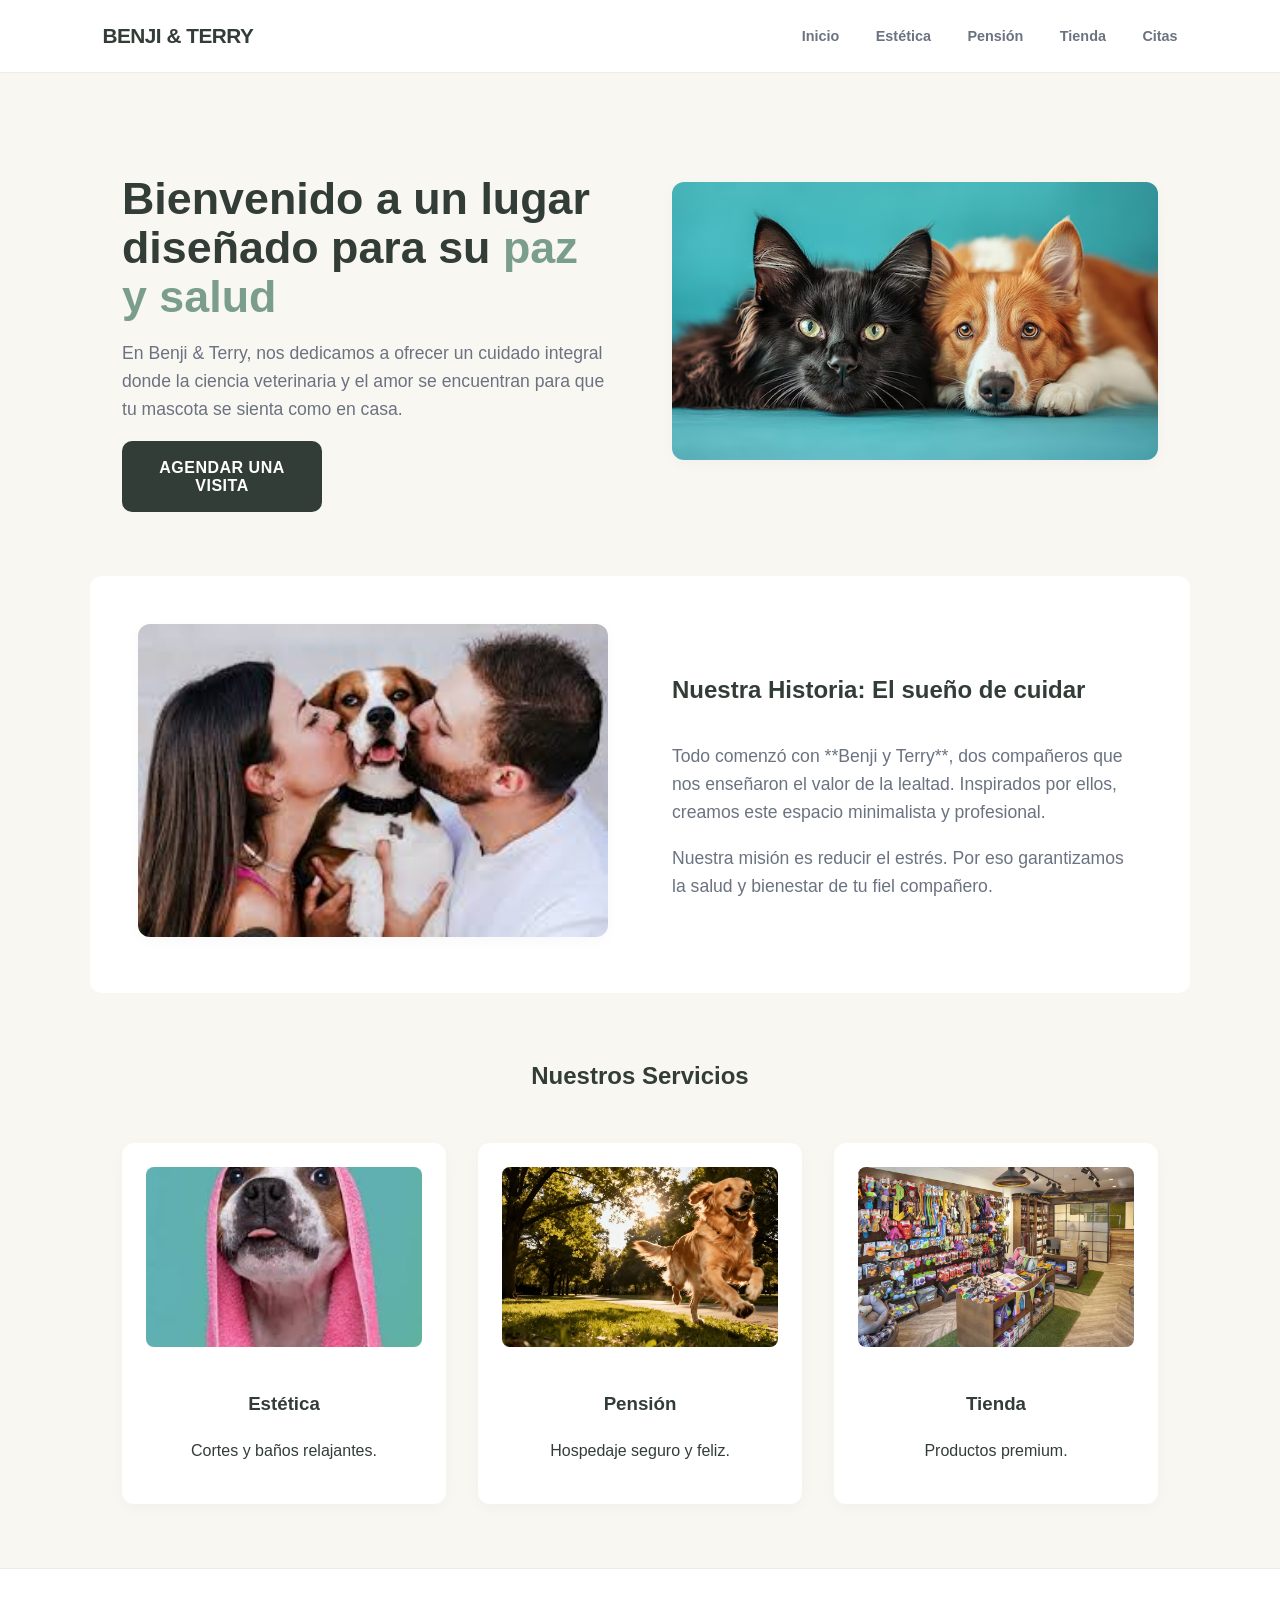
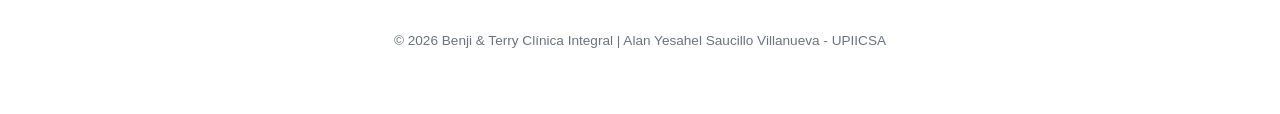
<file: Clinica veterinaria/index.html>
<!DOCTYPE html>
<html lang="es">
<head>
    <meta charset="UTF-8">
    <meta name="viewport" content="width=device-width, initial-scale=1.0">
    <title>Inicio | Benji & Terry Clínica Integral</title>
    <link rel="stylesheet" href="css/style.css">
</head>
<body>

    <header>
        <div class="logo">Benji & Terry</div>
        <nav>
            <a href="index.html">Inicio</a>
            <a href="estetica.html">Estética</a>
            <a href="pension.html">Pensión</a>
            <a href="tienda.html">Tienda</a>
            <a href="citas.html">Citas</a>
        </nav>
    </header>

    <section class="container">
        <div class="hero-text">
            <h1>Bienvenido a un lugar diseñado para su <span style="color: var(--primary-color);">paz y salud</span></h1>
            <p>En Benji & Terry, nos dedicamos a ofrecer un cuidado integral donde la ciencia veterinaria y el amor se encuentran para que tu mascota se sienta como en casa.</p>
            <a href="citas.html" style="text-decoration: none;">
                <button class="btn-submit" style="max-width: 200px;">Agendar una visita</button>
            </a>
        </div>
        <div class="hero-image">
            <img src="img/imagen1.jpg" alt="imagen 1" style="width: 100%; border-radius: var(--border-radius); box-shadow: var(--shadow);">
        </div>
    </section>

    <section class="container" style="background-color: #ffffff; border-radius: var(--border-radius); padding: 3rem;">
        <div class="hero-image">
            <img src="img/imagen2.jpg" alt="imagen 2" style="width: 100%; border-radius: var(--border-radius); box-shadow: var(--shadow);">
        </div>
        <div class="hero-text">
            <h2>Nuestra Historia: El sueño de cuidar</h2>
            <p>
                Todo comenzó con **Benji y Terry**, dos compañeros que nos enseñaron el valor de la lealtad. Inspirados por ellos, creamos este espacio minimalista y profesional.
            </p>
            <p>
                Nuestra misión es reducir el estrés. Por eso garantizamos la salud y bienestar de tu fiel compañero.
            </p>
        </div>
    </section>

    <section class="container" style="text-align: center; display: block;">
        <h2 style="margin-bottom: 3rem;">Nuestros Servicios</h2>
        <div style="display: flex; gap: 2rem; flex-wrap: wrap; justify-content: center;">
            
            <div style="flex: 1; min-width: 250px; padding: 1.5rem; background: #fff; border-radius: var(--border-radius); box-shadow: var(--shadow);">
                <img src="img/imagen3.jpg" alt="imagen 3" style="width: 100%; height: 180px; object-fit: cover; border-radius: 8px; margin-bottom: 1rem;">
                <h3>Estética</h3>
                <p>Cortes y baños relajantes.</p>
            </div>

            <div style="flex: 1; min-width: 250px; padding: 1.5rem; background: #fff; border-radius: var(--border-radius); box-shadow: var(--shadow);">
                <img src="img/imagen4.jpg" alt="imagen 4" style="width: 100%; height: 180px; object-fit: cover; border-radius: 8px; margin-bottom: 1rem;">
                <h3>Pensión</h3>
                <p>Hospedaje seguro y feliz.</p>
            </div>

            <div style="flex: 1; min-width: 250px; padding: 1.5rem; background: #fff; border-radius: var(--border-radius); box-shadow: var(--shadow);">
                <img src="img/imagen5.jpg" alt="imagen 5" style="width: 100%; height: 180px; object-fit: cover; border-radius: 8px; margin-bottom: 1rem;">
                <h3>Tienda</h3>
                <p>Productos premium.</p>
            </div>

        </div>
    </section>

    <footer style="text-align: center; padding: 3rem; color: var(--text-muted); font-size: 0.85rem;">
        <p>&copy; 2026 Benji & Terry Clínica Integral | Alan Yesahel Saucillo Villanueva - UPIICSA</p>
    </footer>

</body>
</html>
</file>
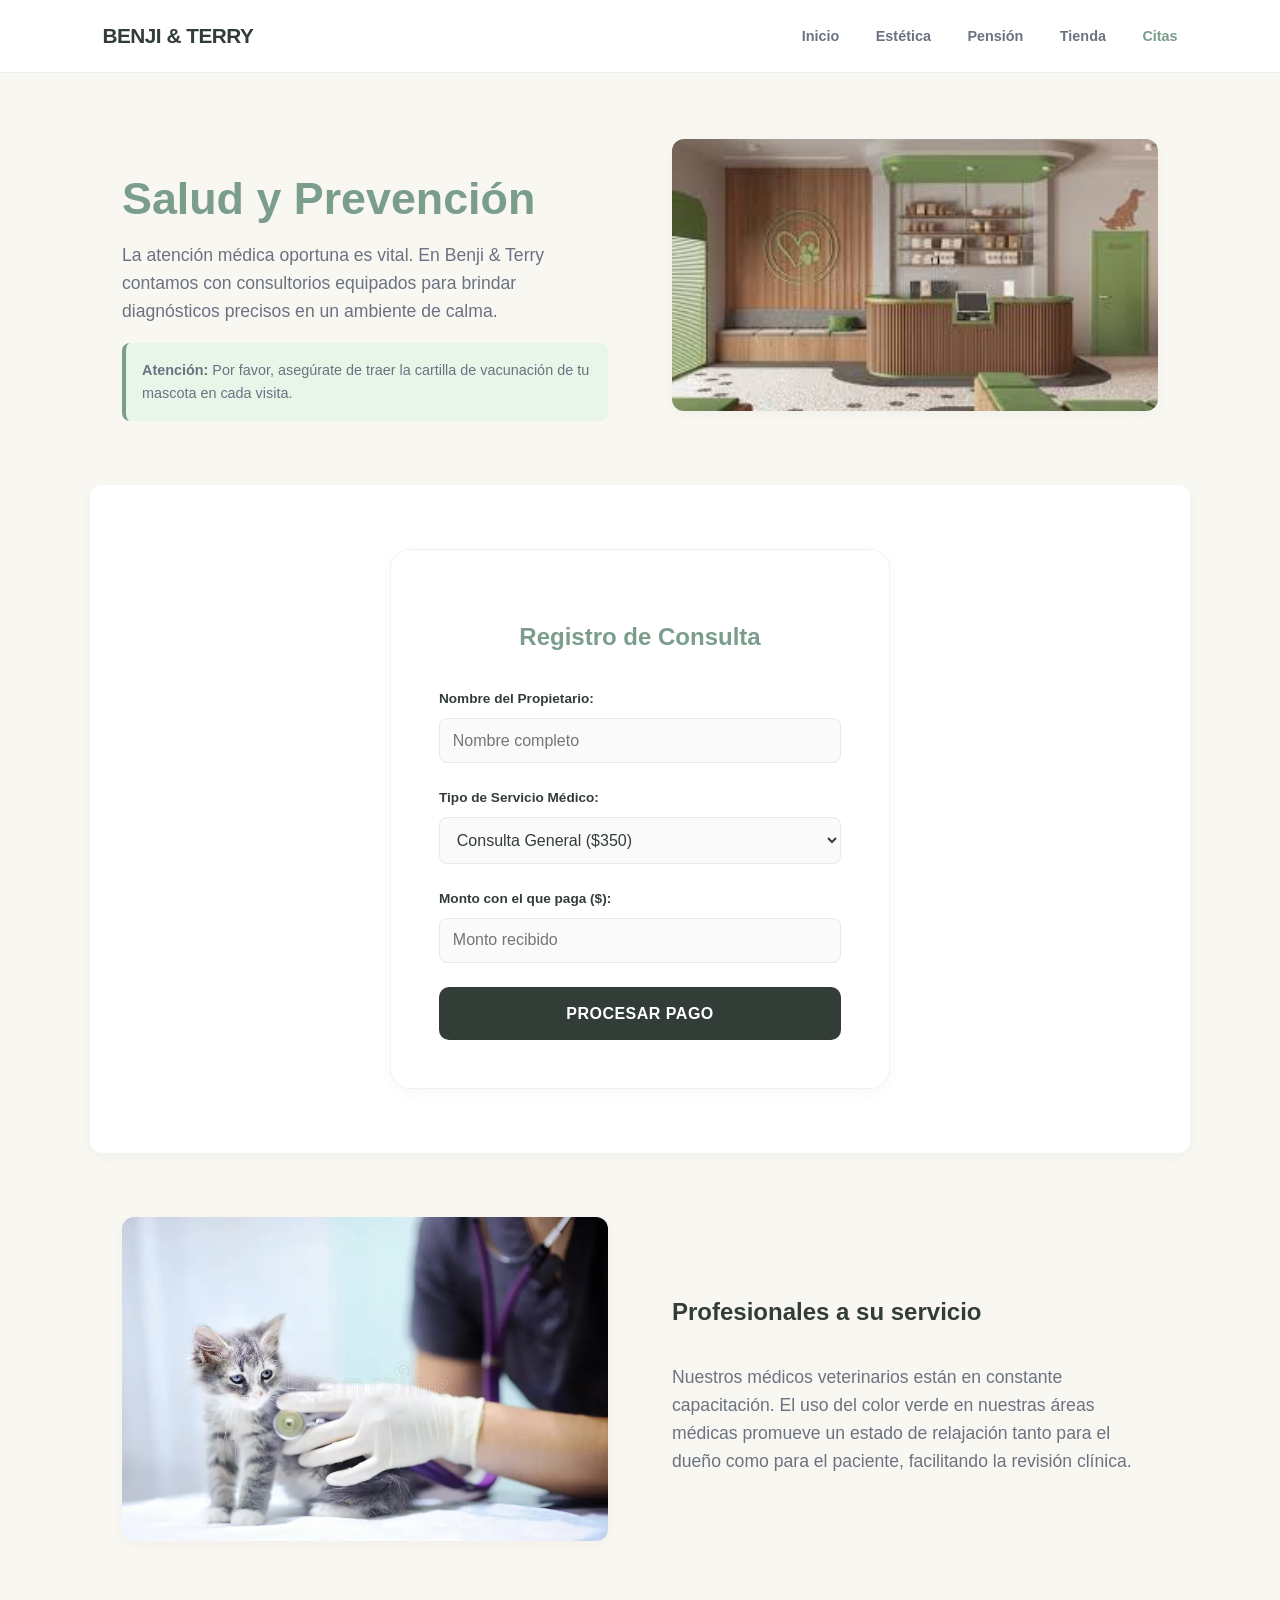
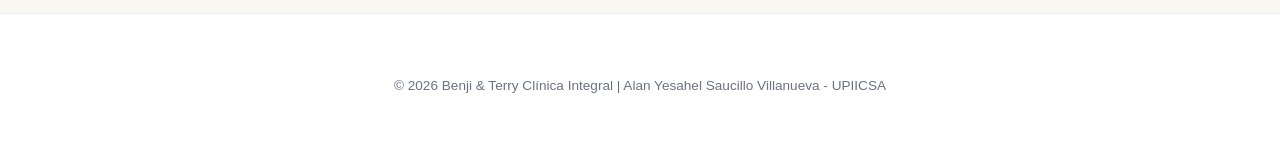
<file: Clinica veterinaria/citas.html>
<!DOCTYPE html>
<html lang="es">
<head>
    <meta charset="UTF-8">
    <meta name="viewport" content="width=device-width, initial-scale=1.0">
    <title>Citas Médicas | Benji & Terry</title>
    <link rel="stylesheet" href="css/style.css">
</head>
<body>

    <header>
        <div class="logo">Benji & Terry</div>
        <nav>
            <a href="index.html">Inicio</a>
            <a href="estetica.html">Estética</a>
            <a href="pension.html">Pensión</a>
            <a href="tienda.html">Tienda</a>
            <a href="citas.html" style="color: var(--primary-color);">Citas</a>
        </nav>
    </header>

    <section class="container">
        <div class="hero-text">
            <h1 style="color: var(--primary-color);">Salud y Prevención</h1>
            <p>La atención médica oportuna es vital. En Benji & Terry contamos con consultorios equipados para brindar diagnósticos precisos en un ambiente de calma.</p>
            <div style="background: #E8F5E9; padding: 1rem; border-radius: 8px; border-left: 4px solid var(--primary-color);">
                <p style="margin: 0; font-size: 0.9rem;"><strong>Atención:</strong> Por favor, asegúrate de traer la cartilla de vacunación de tu mascota en cada visita.</p>
            </div>
        </div>
        <div class="hero-image">
            <img src="img/imagen12.jpg" alt="imagen 12" style="width: 100%; border-radius: var(--border-radius); box-shadow: var(--shadow);">
        </div>
    </section>

    <section class="container" style="justify-content: center; background-color: #ffffff; padding: 4rem 2rem; border-radius: var(--border-radius); box-shadow: var(--shadow);">
        <form id="formCitas" onsubmit="event.preventDefault(); calcularCambio();">
            <h2 style="text-align: center; color: var(--primary-color);">Registro de Consulta</h2>
            
            <label for="nombreDueñoCita">Nombre del Propietario:</label>
            <input type="text" id="nombreDueñoCita" placeholder="Nombre completo" required>

            <label for="consulta">Tipo de Servicio Médico:</label>
            <select id="consulta" onchange="calcularCambio()">
                <option value="350">Consulta General ($350)</option>
                <option value="500">Consulta Especializada ($500)</option>
                <option value="250">Esquema de Vacunación ($250)</option>
                <option value="150">Desparasitación ($150)</option>
            </select>

            <label for="pago">Monto con el que paga ($):</label>
            <input type="number" id="pago" placeholder="Monto recibido" oninput="calcularCambio()" required>

            <button type="submit" class="btn-submit">Procesar Pago</button>

            <div id="resCita" class="resultado-box" style="display: none;">
                Cambio: $0.00
            </div>
        </form>
    </section>

    <section class="container">
        <div class="hero-image">
            <img src="img/imagen13.jpg" alt="imagen 13" style="width: 100%; border-radius: var(--border-radius); box-shadow: var(--shadow);">
        </div>
        <div class="hero-text">
            <h2>Profesionales a su servicio</h2>
            <p>Nuestros médicos veterinarios están en constante capacitación. El uso del color verde en nuestras áreas médicas promueve un estado de relajación tanto para el dueño como para el paciente, facilitando la revisión clínica.</p>
        </div>
    </section>

    <footer style="text-align: center; padding: 3rem; color: var(--text-muted); font-size: 0.85rem;">
        <p>&copy; 2026 Benji & Terry Clínica Integral | Alan Yesahel Saucillo Villanueva - UPIICSA</p>
    </footer>

    <script src="js/script.js"></script>
    <script>
        // Función para asegurar visibilidad del resultado
        const originalCalcularC = calcularCambio;
        calcularCambio = function() {
            document.getElementById('resCita').style.display = 'block';
            originalCalcularC();
        }
    </script>
</body>
</html>
</file>
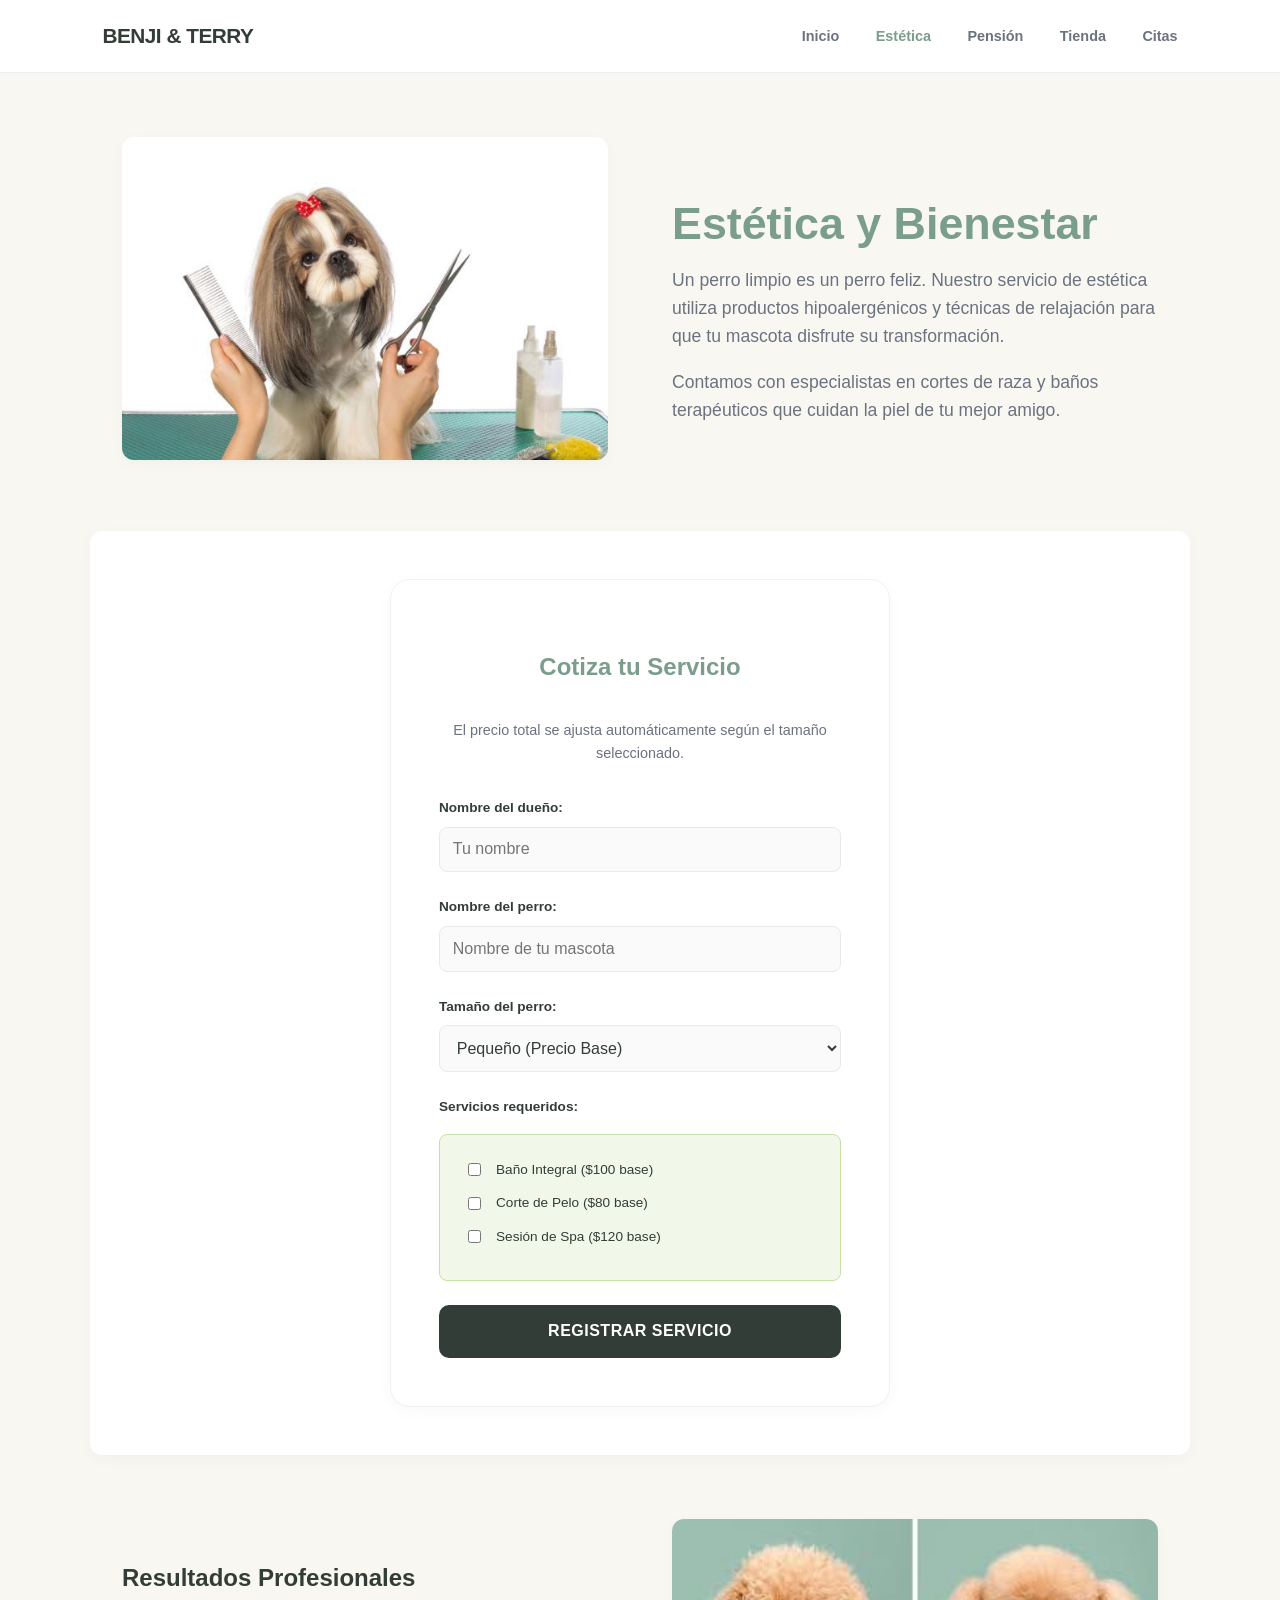
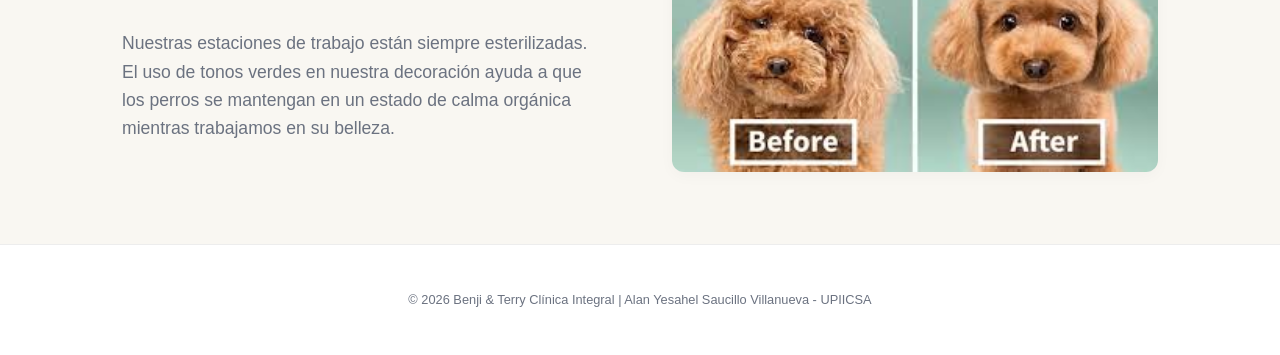
<file: Clinica veterinaria/estetica.html>
<!DOCTYPE html>
<html lang="es">
<head>
    <meta charset="UTF-8">
    <meta name="viewport" content="width=device-width, initial-scale=1.0">
    <title>Estética Canina | Benji & Terry</title>
    <link rel="stylesheet" href="css/style.css">
</head>
<body>

    <header>
        <div class="logo">Benji & Terry</div>
        <nav>
            <a href="index.html">Inicio</a>
            <a href="estetica.html" style="color: var(--primary-color);">Estética</a>
            <a href="pension.html">Pensión</a>
            <a href="tienda.html">Tienda</a>
            <a href="citas.html">Citas</a>
        </nav>
    </header>

    <section class="container">
        <div class="hero-image">
            <img src="img/imagen6.jpg" alt="imagen 6" style="width: 100%; border-radius: var(--border-radius); box-shadow: var(--shadow);">
        </div>
        <div class="hero-text">
            <h1 style="color: var(--primary-color);">Estética y Bienestar</h1>
            <p>Un perro limpio es un perro feliz. Nuestro servicio de estética utiliza productos hipoalergénicos y técnicas de relajación para que tu mascota disfrute su transformación.</p>
            <p>Contamos con especialistas en cortes de raza y baños terapéuticos que cuidan la piel de tu mejor amigo.</p>
        </div>
    </section>

    <section class="container" style="justify-content: center; background-color: #ffffff; padding: 3rem 0; border-radius: var(--border-radius); box-shadow: var(--shadow);">
        <form id="formEstetica" onsubmit="event.preventDefault(); calcularEstetica();">
            <h2 style="text-align: center; color: var(--primary-color);">Cotiza tu Servicio</h2>
            <p style="text-align: center; font-size: 0.9rem; color: var(--text-muted); margin-bottom: 2rem;">
                El precio total se ajusta automáticamente según el tamaño seleccionado.
            </p>

            <label for="nombreDueño">Nombre del dueño:</label>
            <input type="text" id="nombreDueño" placeholder="Tu nombre" required>

            <label for="nombrePerro">Nombre del perro:</label>
            <input type="text" id="nombrePerro" placeholder="Nombre de tu mascota" required>

            <label for="tamano">Tamaño del perro:</label>
            <select id="tamano" onchange="calcularEstetica()">
                <option value="1">Pequeño (Precio Base)</option>
                <option value="1.5">Mediano (+50% sobre base)</option>
                <option value="2">Grande (+100% sobre base)</option>
            </select>

            <label style="margin-bottom: 1rem; display: block; font-weight: bold;">Servicios requeridos:</label>
            <div style="background: #F1F8E9; padding: 1.5rem; border-radius: 8px; margin-bottom: 1.5rem; border: 1px solid #C5E1A5;">
                <label style="font-weight: normal; cursor: pointer; display: flex; align-items: center; margin-bottom: 12px;">
                    <input type="checkbox" id="bano" onchange="calcularEstetica()" style="width: auto; margin-right: 15px;"> 
                    Baño Integral ($100 base)
                </label>
                <label style="font-weight: normal; cursor: pointer; display: flex; align-items: center; margin-bottom: 12px;">
                    <input type="checkbox" id="corte" onchange="calcularEstetica()" style="width: auto; margin-right: 15px;"> 
                    Corte de Pelo ($80 base)
                </label>
                <label style="font-weight: normal; cursor: pointer; display: flex; align-items: center;">
                    <input type="checkbox" id="spa" onchange="calcularEstetica()" style="width: auto; margin-right: 15px;"> 
                    Sesión de Spa ($120 base)
                </label>
            </div>

            <button type="submit" class="btn-submit">Registrar Servicio</button>

            <div id="resEstetica" class="resultado-box" style="display: none;">
                Total: $0.00
            </div>
        </form>
    </section>

    <section class="container">
        <div class="hero-text">
            <h2>Resultados Profesionales</h2>
            <p>Nuestras estaciones de trabajo están siempre esterilizadas. El uso de tonos verdes en nuestra decoración ayuda a que los perros se mantengan en un estado de calma orgánica mientras trabajamos en su belleza.</p>
        </div>
        <div class="hero-image">
            <img src="img/imagen7.jpg" alt="imagen 7" style="width: 100%; border-radius: var(--border-radius); box-shadow: var(--shadow);">
        </div>
    </section>

    <footer style="text-align: center; padding: 2rem; color: var(--text-muted); font-size: 0.8rem;">
        <p>&copy; 2026 Benji & Terry Clínica Integral | Alan Yesahel Saucillo Villanueva - UPIICSA</p>
    </footer>

    <script src="js/script.js"></script>
</body>
</html>
</file>
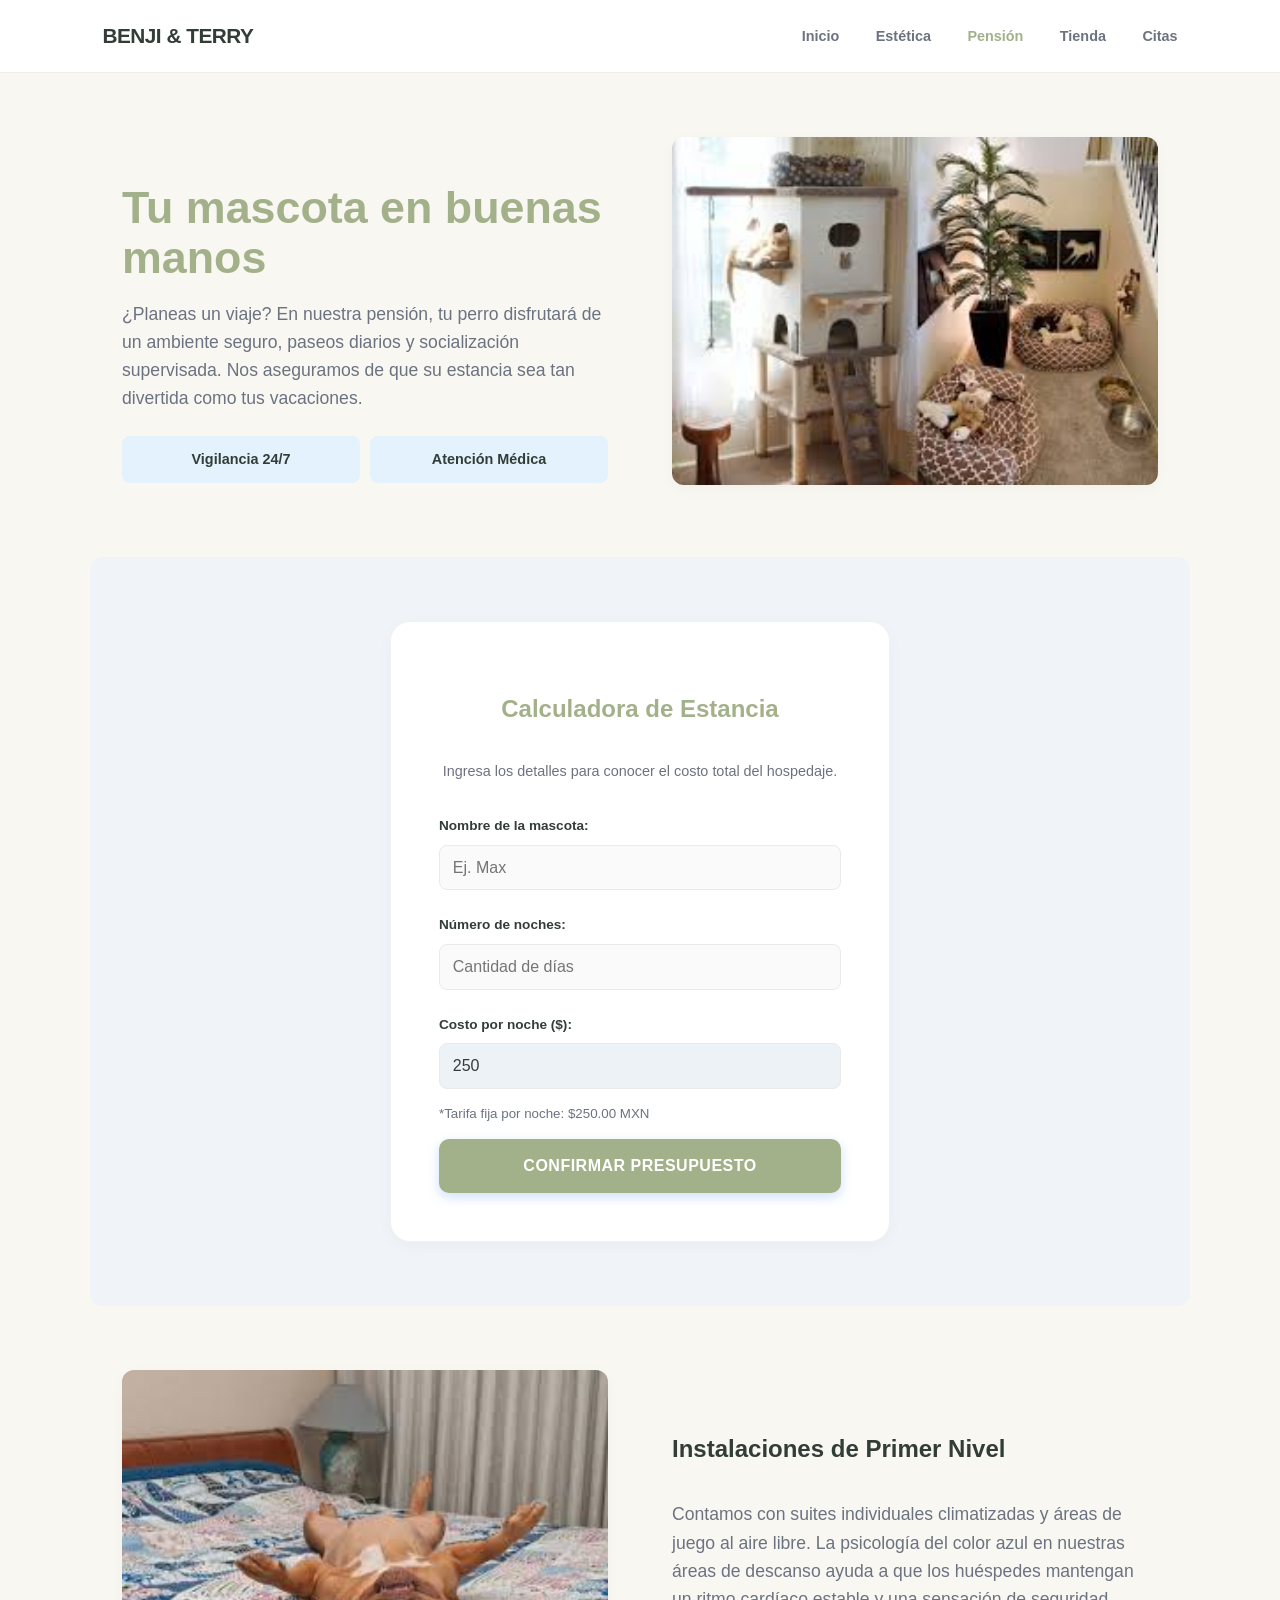
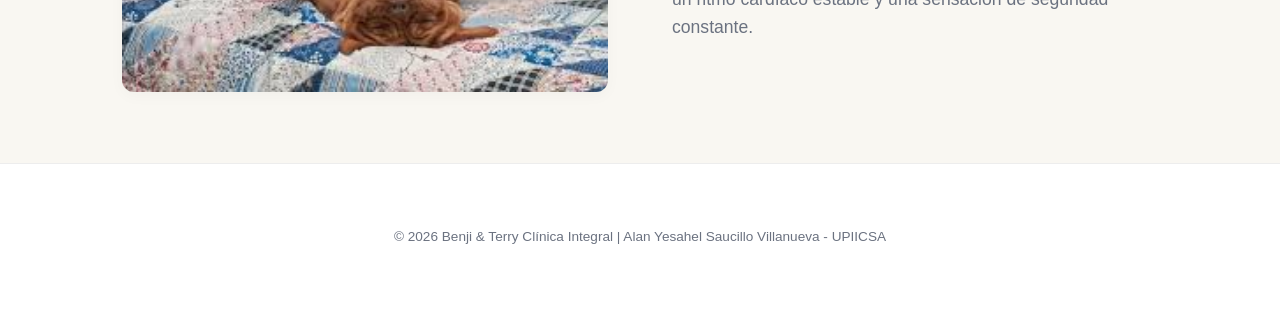
<file: Clinica veterinaria/pension.html>
<!DOCTYPE html>
<html lang="es">
<head>
    <meta charset="UTF-8">
    <meta name="viewport" content="width=device-width, initial-scale=1.0">
    <title>Pensión Canina | Benji & Terry</title>
    <link rel="stylesheet" href="css/style.css">
</head>
<body>

    <header>
        <div class="logo">Benji & Terry</div>
        <nav>
            <a href="index.html">Inicio</a>
            <a href="estetica.html">Estética</a>
            <a href="pension.html" style="color: var(--secondary-color);">Pensión</a>
            <a href="tienda.html">Tienda</a>
            <a href="citas.html">Citas</a>
        </nav>
    </header>

    <section class="container">
        <div class="hero-text">
            <h1 style="color: var(--secondary-color);">Tu mascota en buenas manos</h1>
            <p>¿Planeas un viaje? En nuestra pensión, tu perro disfrutará de un ambiente seguro, paseos diarios y socialización supervisada. Nos aseguramos de que su estancia sea tan divertida como tus vacaciones.</p>
            <div style="display: flex; gap: 10px; margin-top: 1.5rem;">
                <div style="background: #E3F2FD; padding: 12px; border-radius: 8px; flex: 1; text-align: center; font-size: 0.9rem;">
                    <strong>Vigilancia 24/7</strong>
                </div>
                <div style="background: #E3F2FD; padding: 12px; border-radius: 8px; flex: 1; text-align: center; font-size: 0.9rem;">
                    <strong>Atención Médica</strong>
                </div>
            </div>
        </div>
        <div class="hero-image">
            <img src="img/imagen8.jpg" alt="imagen 8" style="width: 100%; border-radius: var(--border-radius); box-shadow: var(--shadow);">
        </div>
    </section>

    <section class="container" style="justify-content: center; background-color: #f0f4f8; padding: 4rem 2rem; border-radius: var(--border-radius);">
        <form id="formPension" onsubmit="event.preventDefault(); calcularPension();">
            <h2 style="text-align: center; color: var(--secondary-color);">Calculadora de Estancia</h2>
            <p style="text-align: center; font-size: 0.9rem; color: var(--text-muted); margin-bottom: 2rem;">
                Ingresa los detalles para conocer el costo total del hospedaje.
            </p>

            <label for="nombrePerroPension">Nombre de la mascota:</label>
            <input type="text" id="nombrePerroPension" placeholder="Ej. Max" required>

            <label for="dias">Número de noches:</label>
            <input type="number" id="dias" placeholder="Cantidad de días" min="1" oninput="calcularPension()" required>

            <label for="costoDia">Costo por noche ($):</label>
            <input type="number" id="costoDia" value="250" readonly style="background-color: #edf2f7; cursor: not-allowed;">
            <small style="display: block; margin-top: -10px; margin-bottom: 15px; color: var(--text-muted);">
                *Tarifa fija por noche: $250.00 MXN
            </small>

            <button type="submit" class="btn-submit" style="background-color: var(--secondary-color); box-shadow: 0 4px 12px rgba(93, 156, 236, 0.3);">
                Confirmar Presupuesto
            </button>

            <div id="resPension" class="resultado-box" style="display: none; border-left-color: var(--secondary-color); background-color: #E3F2FD; color: #1E3A8A;">
                Costo total: $0
            </div>
        </form>
    </section>

    <section class="container">
        <div class="hero-image">
            <img src="img/imagen9.jpg" alt="imagen 9" style="width: 100%; border-radius: var(--border-radius); box-shadow: var(--shadow);">
        </div>
        <div class="hero-text">
            <h2>Instalaciones de Primer Nivel</h2>
            <p>Contamos con suites individuales climatizadas y áreas de juego al aire libre. La psicología del color azul en nuestras áreas de descanso ayuda a que los huéspedes mantengan un ritmo cardíaco estable y una sensación de seguridad constante.</p>
        </div>
    </section>

    <footer 
    style="text-align: center; padding: 3rem; color: var(--text-muted); font-size: 0.85rem;">
        <p>&copy; 2026 Benji & Terry Clínica Integral | Alan Yesahel Saucillo Villanueva - UPIICSA</p>
    </footer>

    <script src="js/script.js"></script>
    <script>
        // Función para asegurar que el cuadro sea visible al calcular
        const originalCalcularP = calcularPension;
        calcularPension = function() {
            document.getElementById('resPension').style.display = 'block';
            originalCalcularP();
        }
    </script>
</body>
</html>
</file>
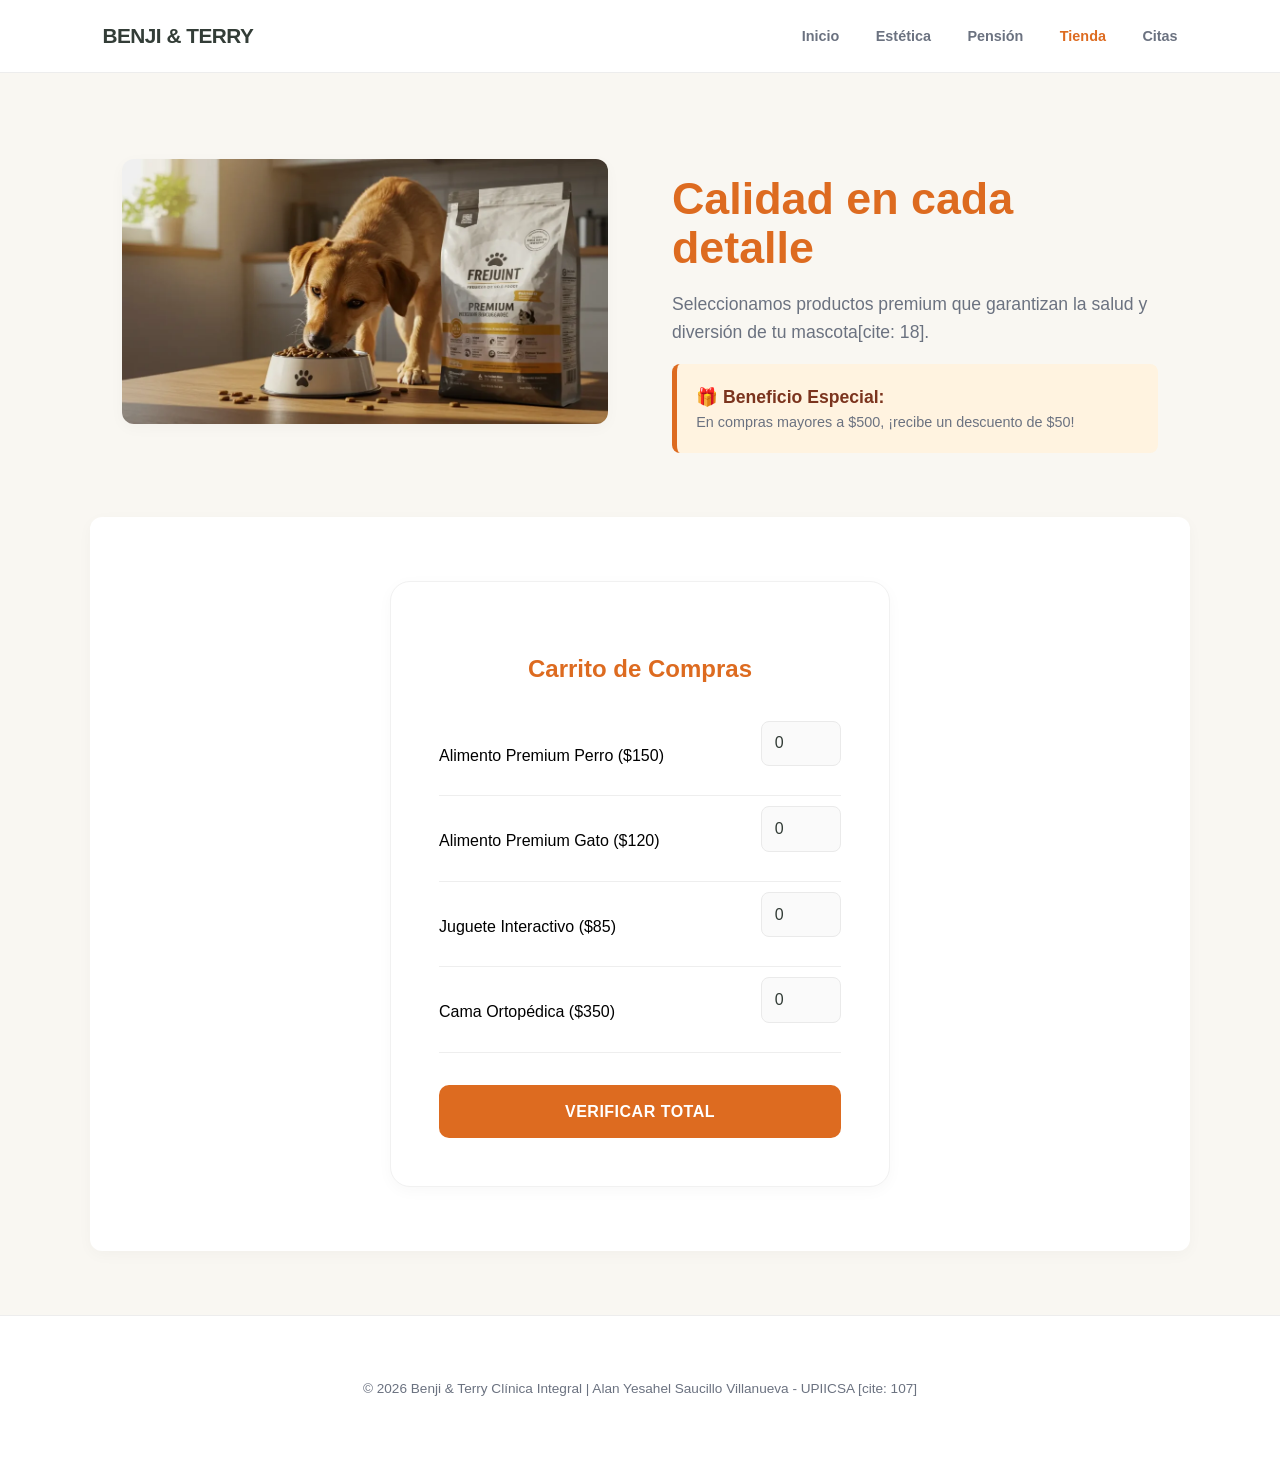
<file: Clinica veterinaria/tienda.html>
<!DOCTYPE html>
<html lang="es">
<head>
    <meta charset="UTF-8">
    <meta name="viewport" content="width=device-width, initial-scale=1.0">
    <title>Tienda | Benji & Terry</title>
    <link rel="stylesheet" href="css/style.css">
</head>
<body>

    <header>
        <div class="logo">Benji & Terry</div>
        <nav>
            <a href="index.html">Inicio</a>
            <a href="estetica.html">Estética</a>
            <a href="pension.html">Pensión</a>
            <a href="tienda.html" style="color: #DD6B20;">Tienda</a>
            <a href="citas.html">Citas</a>
        </nav>
    </header>

    <section class="container">
        <div class="hero-image">
            <img src="img/imagen10.jpg" alt="imagen 10" style="width: 100%; border-radius: var(--border-radius); box-shadow: var(--shadow); border: 1px solid #FBD38D;">
        </div>
        <div class="hero-text">
            <h1 style="color: #DD6B20;">Calidad en cada detalle</h1>
            <p>Seleccionamos productos premium que garantizan la salud y diversión de tu mascota[cite: 18].</p>
            <div style="background: #FFF3E0; padding: 1.2rem; border-radius: 8px; border-left: 5px solid #DD6B20; margin-top: 1rem;">
                <p style="margin: 0; font-weight: bold; color: #7B341E;">🎁 Beneficio Especial:</p>
                <p style="margin: 0; font-size: 0.9rem;">En compras mayores a $500, ¡recibe un descuento de $50!</p>
            </div>
        </div>
    </section>

    <section class="container" style="justify-content: center; background-color: #ffffff; padding: 4rem 2rem; border-radius: var(--border-radius); box-shadow: var(--shadow);">
        <form id="formTienda" onsubmit="event.preventDefault(); calcularCompra();">
            <h2 style="text-align: center; color: #DD6B20;">Carrito de Compras</h2>
            
            <div id="lista-productos" style="margin-bottom: 2rem; color: #000000;">
                <div style="display: flex; justify-content: space-between; align-items: center; margin-bottom: 10px; padding-bottom: 5px; border-bottom: 1px solid #eee;">
                    <span>Alimento Premium Perro ($150)</span>
                    <input type="number" class="cant-prod" data-precio="150" value="0" min="0" oninput="calcularCompra()" style="width: 80px;">
                </div>
                <div style="display: flex; justify-content: space-between; align-items: center; margin-bottom: 10px; padding-bottom: 5px; border-bottom: 1px solid #eee;">
                    <span>Alimento Premium Gato ($120)</span>
                    <input type="number" class="cant-prod" data-precio="120" value="0" min="0" oninput="calcularCompra()" style="width: 80px;">
                </div>
                <div style="display: flex; justify-content: space-between; align-items: center; margin-bottom: 10px; padding-bottom: 5px; border-bottom: 1px solid #eee;">
                    <span>Juguete Interactivo ($85)</span>
                    <input type="number" class="cant-prod" data-precio="85" value="0" min="0" oninput="calcularCompra()" style="width: 80px;">
                </div>
                <div style="display: flex; justify-content: space-between; align-items: center; margin-bottom: 10px; padding-bottom: 5px; border-bottom: 1px solid #eee;">
                    <span>Cama Ortopédica ($350)</span>
                    <input type="number" class="cant-prod" data-precio="350" value="0" min="0" oninput="calcularCompra()" style="width: 80px;">
                </div>
            </div>

            <button type="submit" class="btn-submit" style="background-color: #DD6B20;">
                Verificar Total
            </button>

            <div id="resTienda" class="resultado-box" style="display: none; border-left: 5px solid #DD6B20; background-color: #FFE0B2; color: #000000; font-weight: bold; padding: 1rem; margin-top: 1rem; border-radius: 4px;">
                Total: $0.00
            </div>
        </form>
    </section>

    <footer style="text-align: center; padding: 3rem; color: var(--text-muted); font-size: 0.85rem;">
        <p>&copy; 2026 Benji & Terry Clínica Integral | Alan Yesahel Saucillo Villanueva - UPIICSA [cite: 107]</p>
    </footer>

    <script src="js/script.js"></script>
</body>
</html>
</file>
<file: Clinica veterinaria/css/style.css>
:root {
    /* PSICOLOGÍA: Salud, naturaleza y calma */
    --primary-color: #7A9D8C; 
    /* PSICOLOGÍA: Confianza y cercanía */
    --secondary-color: #A3B18A; 
    /* PSICOLOGÍA: Calidez y amplitud (Blanco Hueso) */
    --bg-color: #F9F7F2; 
    /* PSICOLOGÍA: Limpieza y orden (Blanco Puro) */
    --card-bg: #FFFFFF; 
    /* PSICOLOGÍA: Autoridad y elegancia (Gris Carbón) */
    --text-main: #333D37; 
    /* PSICOLOGÍA: Suavidad y discreción */
    --text-muted: #6B7280; 
    
    --border-radius: 12px;
    --shadow: 0 4px 15px rgba(0, 0, 0, 0.03); /* Sombra sutil para minimalismo */
}

* {
    box-sizing: border-box;
    transition: all 0.3s ease;
}

body {
    font-family: 'Segoe UI', Roboto, Helvetica, Arial, sans-serif;
    background-color: var(--bg-color);
    color: var(--text-main);
    margin: 0;
    line-height: 1.6;
}

/* --- HEADER MINIMALISTA --- */
header {
    background: var(--card-bg);
    padding: 1.2rem 8%;
    display: flex;
    justify-content: space-between;
    align-items: center;
    border-bottom: 1px solid #EDEDED; /* Línea fina en lugar de sombra pesada */
    position: sticky;
    top: 0;
    z-index: 100;
}

.logo {
    font-size: 1.3rem;
    font-weight: 700;
    color: var(--text-main);
    letter-spacing: -0.5px;
    text-transform: uppercase;
}

nav a {
    text-decoration: none;
    color: var(--text-muted);
    margin-left: 2rem;
    font-size: 0.9rem;
    font-weight: 600;
}

nav a:hover {
    color: var(--primary-color);
}

/* --- CONTENEDORES --- */
.container {
    max-width: 1100px;
    margin: 4rem auto;
    padding: 0 2rem;
    display: flex;
    flex-wrap: wrap; 
    gap: 4rem;
    align-items: center;
}

.hero-text {
    flex: 1;
    min-width: 300px;
}

.hero-text h1 {
    font-size: 2.8rem;
    color: var(--text-main);
    margin-bottom: 1rem;
    line-height: 1.1;
    font-weight: 800;
}

.hero-text p {
    color: var(--text-muted);
    font-size: 1.1rem;
}

.hero-image {
    flex: 1;
    min-width: 300px;
    text-align: center;
}

.hero-image img {
    border: none !important; /* Limpieza visual */
    box-shadow: var(--shadow);
}

/* --- FORMULARIO Y CARRITO --- */
form {
    background: var(--card-bg); /* Fondo blanco para resaltar */
    padding: 3rem;
    border-radius: 20px;
    box-shadow: var(--shadow);
    width: 100%;
    max-width: 500px;
    border: 1px solid #F1F1F1;
}

h2 {
    color: var(--text-main);
    font-weight: 700;
    margin-bottom: 2rem;
}

label {
    display: block;
    margin-bottom: 0.5rem;
    font-weight: 600;
    font-size: 0.85rem;
    color: var(--text-main);
}

input[type="text"],
input[type="number"],
select {
    width: 100%;
    padding: 0.8rem;
    margin-bottom: 1.5rem;
    border: 1.5px solid #EAEAEA;
    border-radius: 8px;
    background-color: #FAFAFA;
    font-size: 1rem;
    color: var(--text-main);
}

input:focus {
    outline: none;
    border-color: var(--primary-color);
    background-color: #fff;
}

/* --- BOTÓN DE ACCIÓN --- */
.btn-submit {
    width: 100%;
    background-color: var(--text-main); /* Botón carbón: transmite seguridad */
    color: white;
    padding: 1.1rem;
    border: none;
    border-radius: 10px;
    font-weight: 700;
    cursor: pointer;
    font-size: 1rem;
    text-transform: uppercase;
    letter-spacing: 0.5px;
}

.btn-submit:hover {
    background-color: var(--primary-color); /* Cambia a verde al pasar el mouse */
    transform: translateY(-2px);
    box-shadow: 0 5px 15px rgba(122, 157, 140, 0.2);
}

/* --- RESULTADO --- */
.resultado-box {
    margin-top: 1.5rem;
    padding: 1.2rem;
    background-color: #F0F4F2; /* Verde muy sutil */
    border-left: 4px solid var(--primary-color);
    border-radius: 8px;
    color: var(--text-main);
    font-weight: 600;
    text-align: center;
}

/* --- FOOTER --- */
footer {
    background-color: var(--card-bg);
    color: var(--text-muted);
    padding: 3rem 10%;
    text-align: center;
    border-top: 1px solid #EDEDED;
    font-size: 0.85rem;
}

/* --- RESPONSIVE --- */
@media (max-width: 768px) {
    header {
        flex-direction: column;
        padding: 1rem;
    }
    nav a {
        margin: 0.5rem;
        font-size: 0.8rem;
    }
    .hero-text h1 {
        font-size: 2rem;
    }
    .container {
        margin: 2rem auto;
        gap: 2rem;
    }
}
</file>
